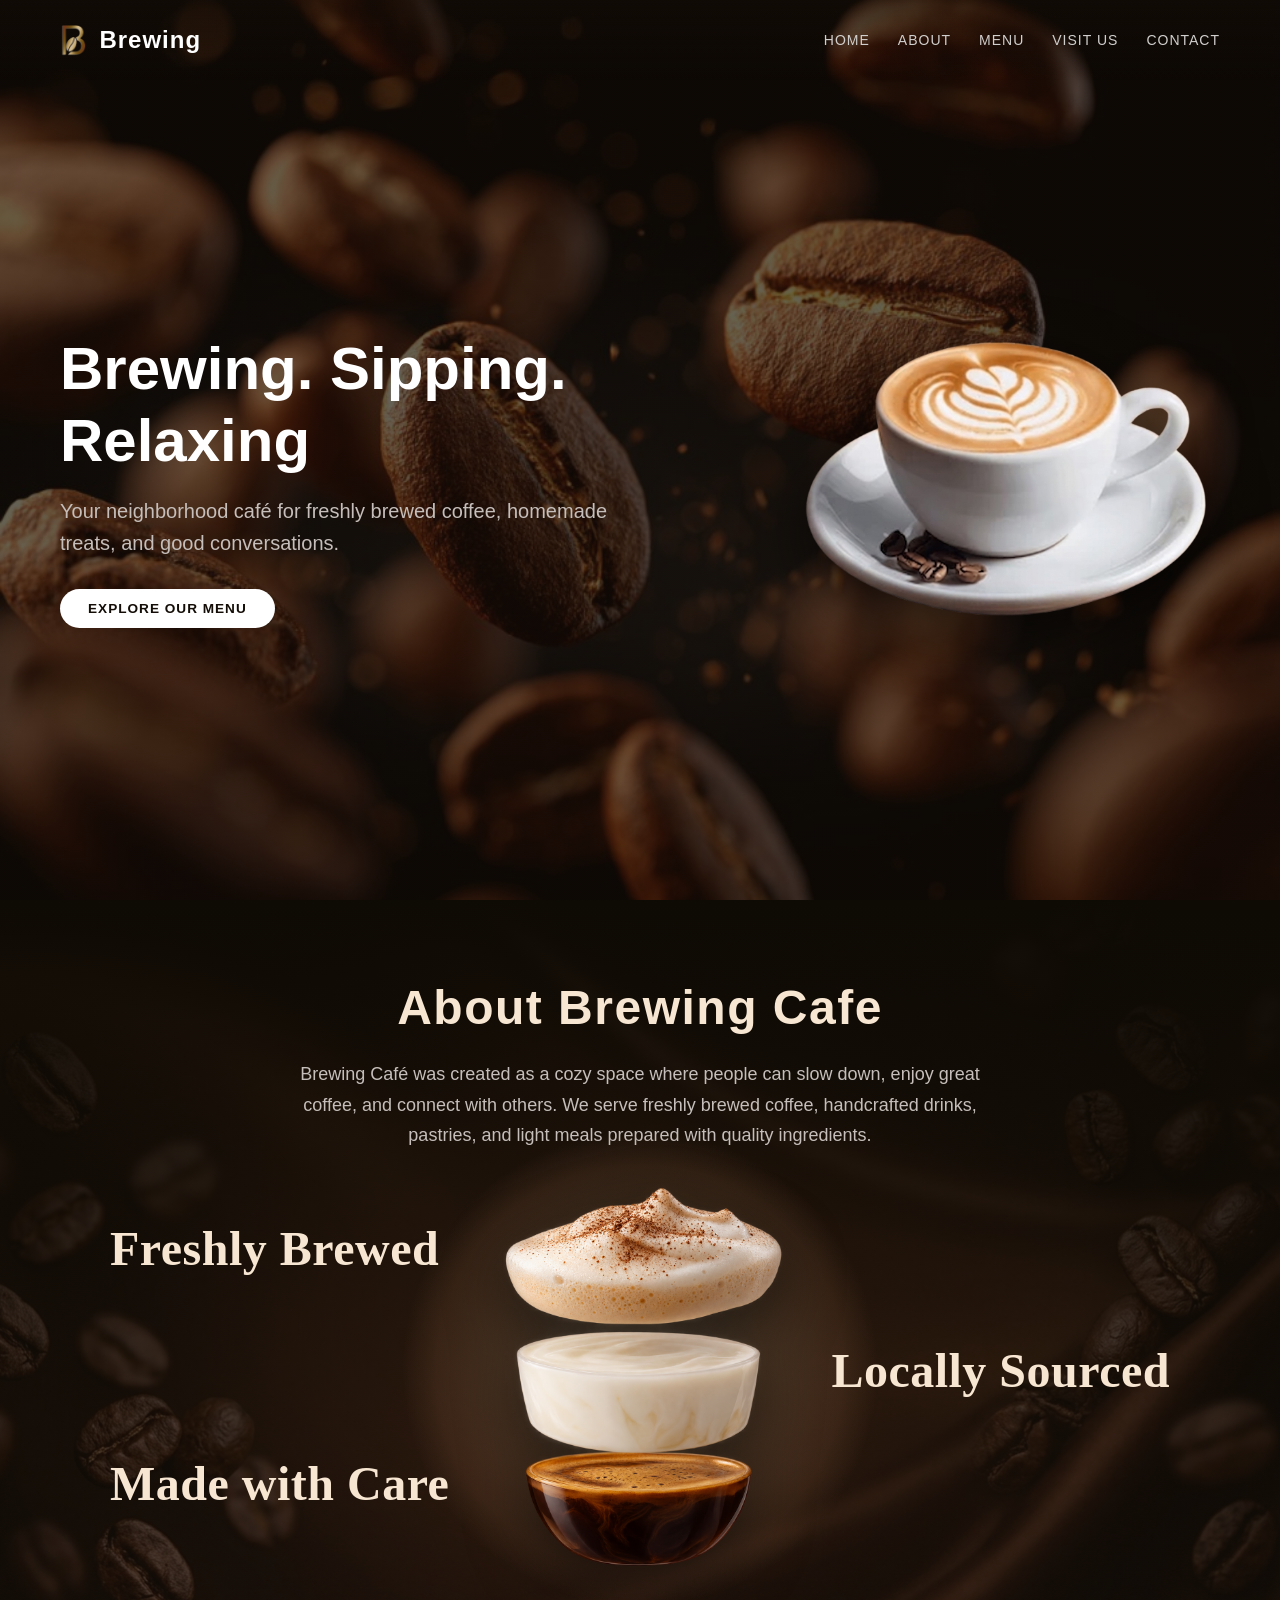
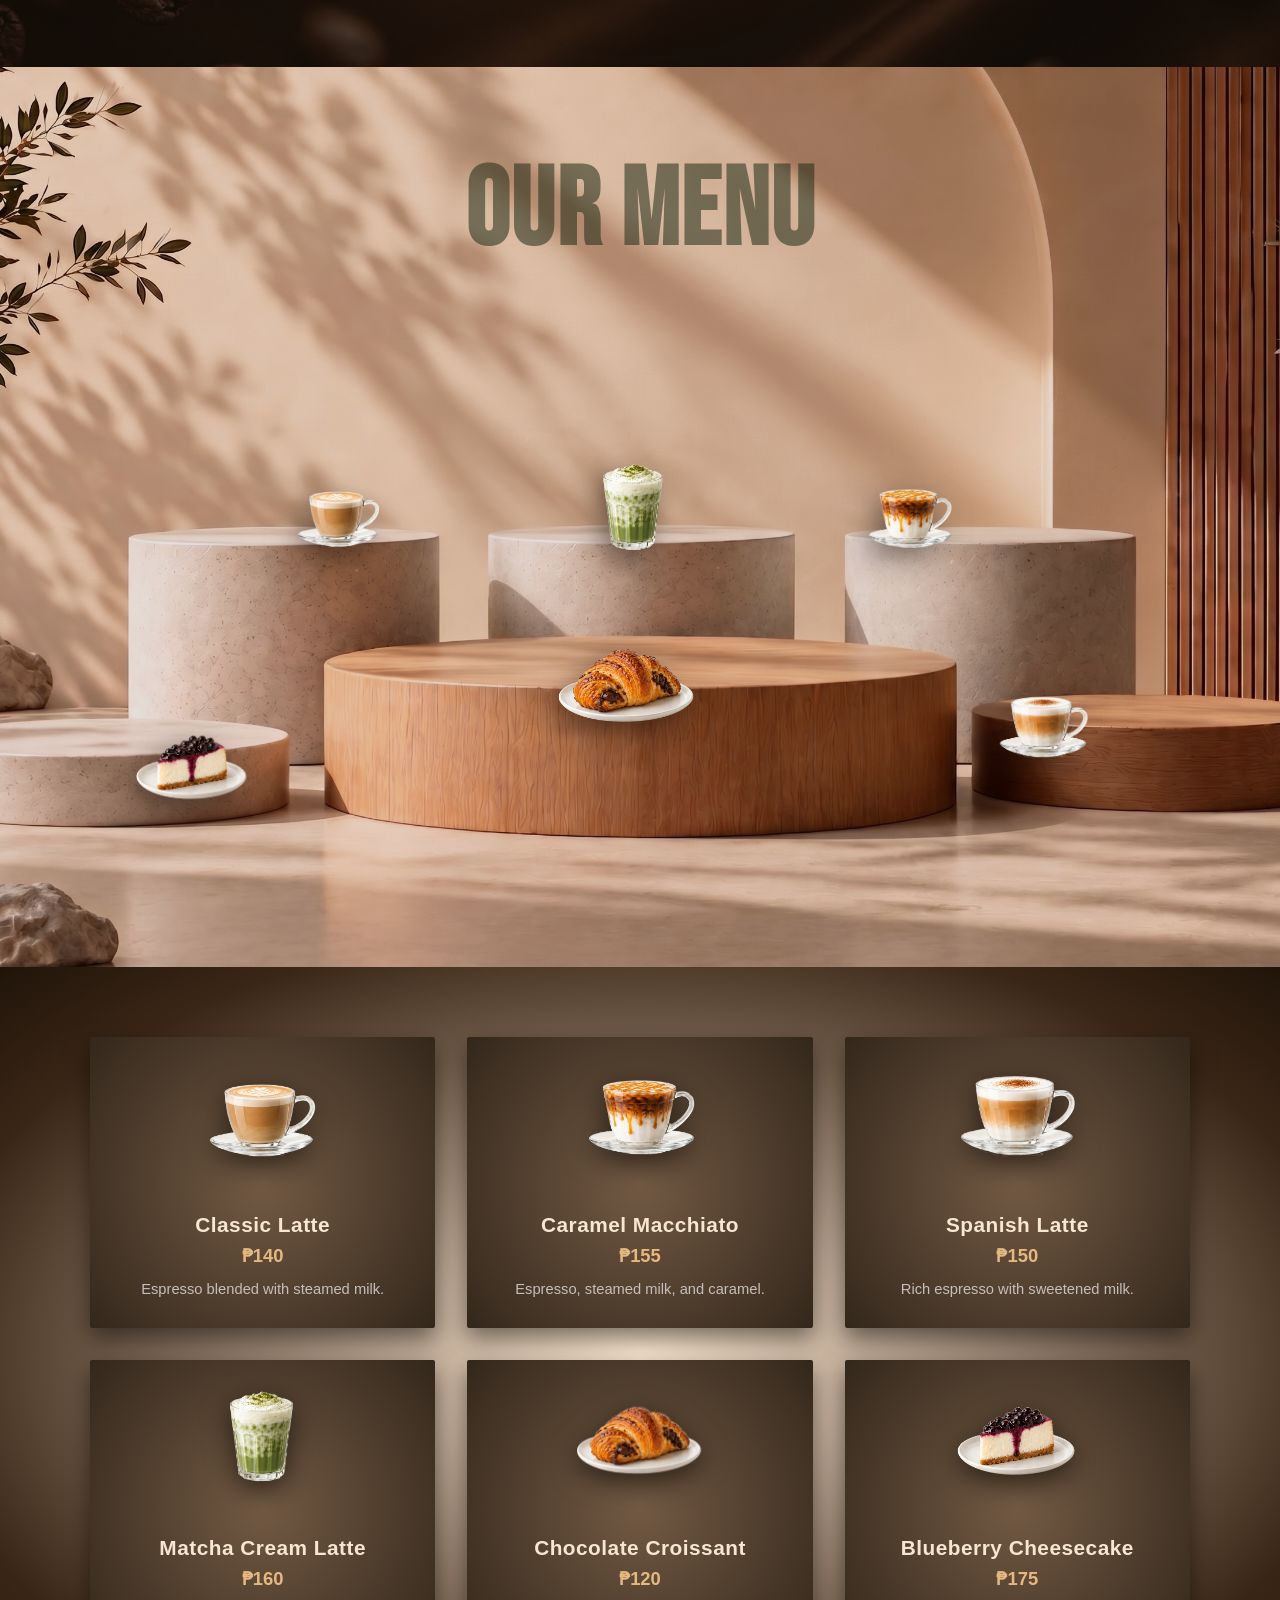
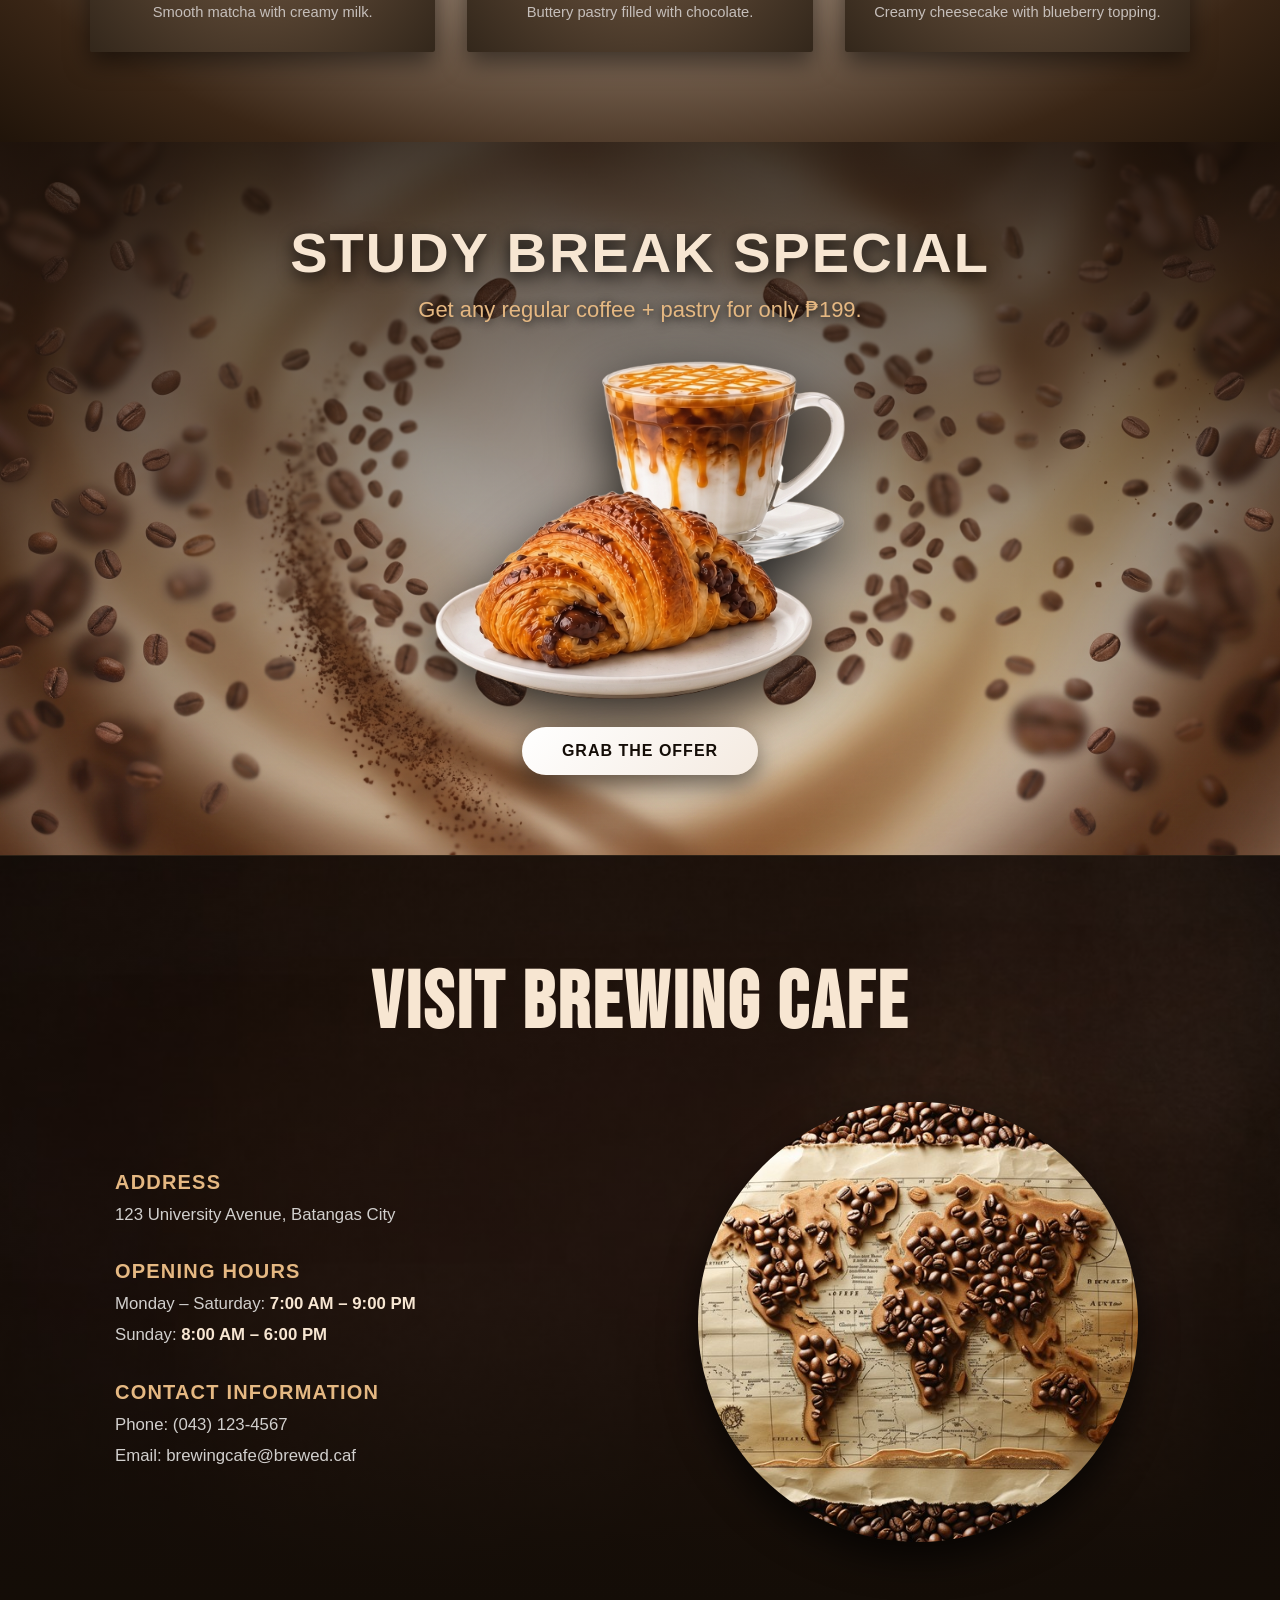
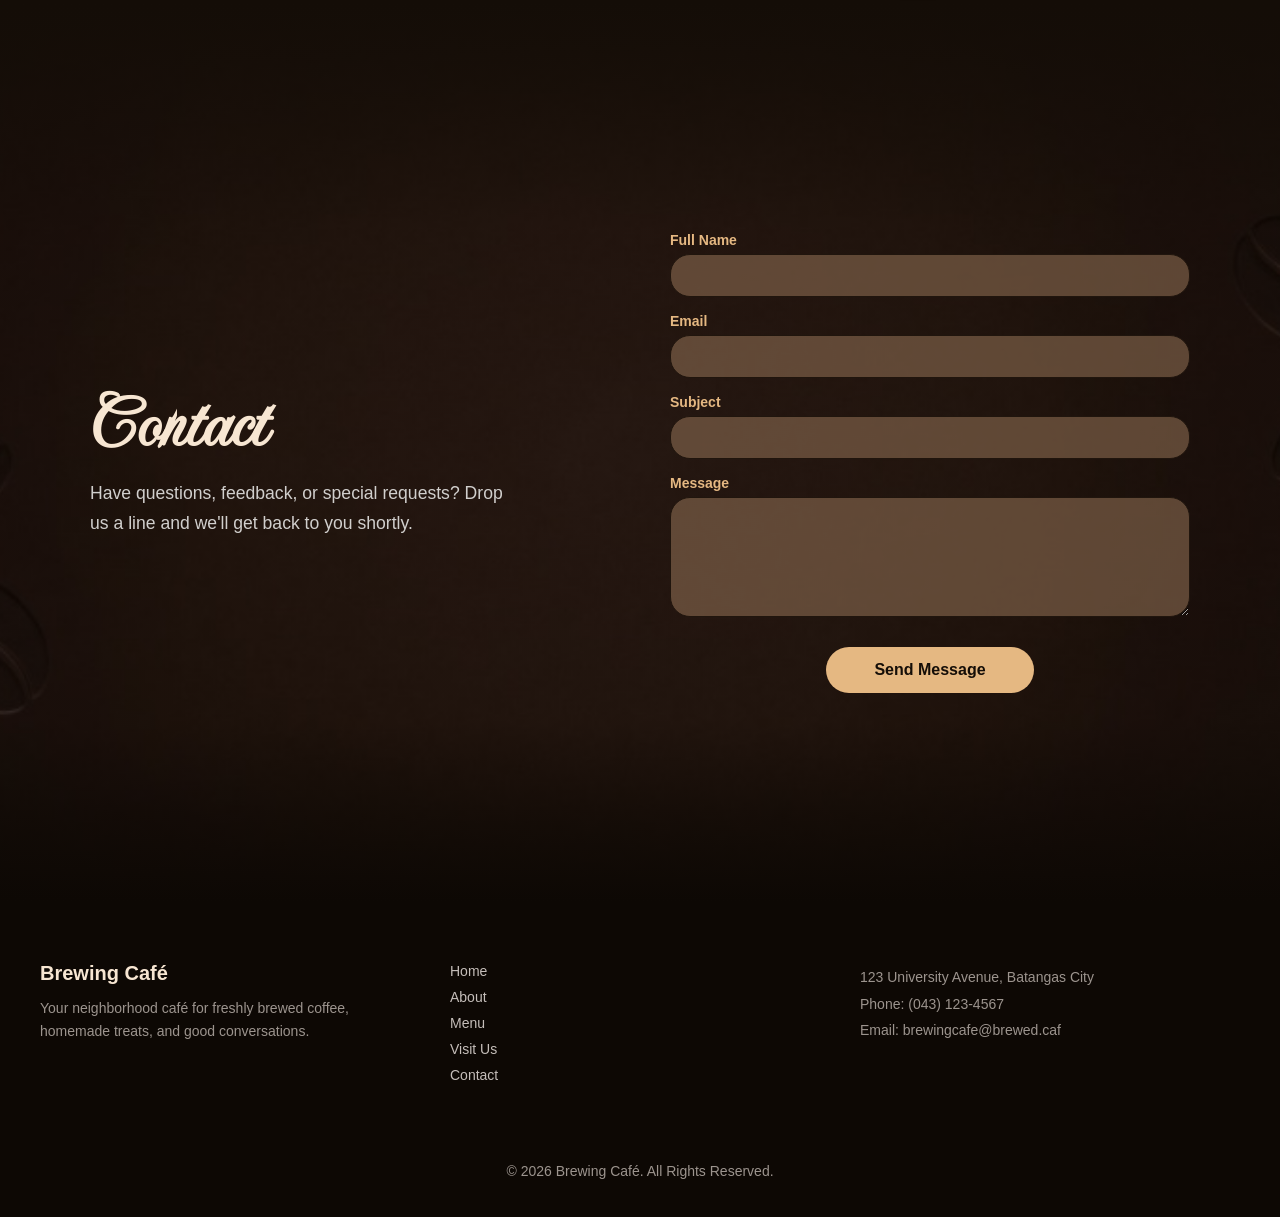
<file: index.html>
<!DOCTYPE html>
<html lang="en">

<head>
    <meta charset="UTF-8">
    <meta name="viewport" content="width=device-width, initial-scale=1.0">
    <title>Brewing</title>
    <link rel="stylesheet" href="css/style.css">
    <link rel="preconnect" href="https://fonts.googleapis.com">
    <link rel="preconnect" href="https://fonts.gstatic.com" crossorigin>
    <link href="https://fonts.googleapis.com/css2?family=Bebas+Neue&family=Imperial+Script&display=swap"
        rel="stylesheet">
    <link
        href="https://fonts.googleapis.com/css2?family=Bebas+Neue&family=Google+Sans:ital,opsz,wght@0,17..18,400..700;1,17..18,400..700&family=Imperial+Script&display=swap"
        rel="stylesheet">
</head>

<body>
    <header>
        <nav>
            <a href="#home">
                <img src="images/Brewing-Logo.png" alt="Brewing Logo">Brewing
            </a>
            <ul>
                <li><a href="#home">Home</a></li>
                <li><a href="#about">About</a></li>
                <li><a href="#menu">Menu</a></li>
                <li><a href="#visit-us">Visit Us</a></li>
                <li><a href="#contact">Contact</a></li>
            </ul>
        </nav>
    </header>

    <main>
        <section id="home">
            <div id="hero-content" class="hero-content">
                <h1>Brewing. Sipping. Relaxing</h1>
                <p>Your neighborhood café for freshly brewed coffee, homemade treats, and good conversations.</p>
                <a href="#menu">Explore Our Menu</a>
            </div>
            <img src="images/Coffe-main.png" alt="Brewing Café">
        </section>

        <section id="about">
            <h2>About Brewing Cafe</h2>
            <p>Brewing Café was created as a cozy space where people can slow down, enjoy great coffee, and connect with
                others. We serve freshly brewed coffee, handcrafted drinks, pastries, and light meals prepared with
                quality ingredients.</p>

            <div class="about-coffee">
                <img src="images/Coffee-layers.png" alt="About Brewing Cafe">
                <ul class="coffee-labels">
                    <li class="label1">Freshly Brewed</li>
                    <li class="label2">Locally Sourced</li>
                    <li class="label3">Made with Care</li>
                </ul>
            </div>
        </section>

        <section id="menu">
            <h2>Our Menu</h2>

            <div class="menu-stage">
                <div class="podium-item podium-cheesecake">
                    <img src="images/blueberry-chs.png" alt="Blueberry Cheesecake">
                    <div class="item-card">
                        <div class="card-header">
                            <h3>Blueberry Cheesecake</h3>
                            <span class="price">₱175</span>
                        </div>
                        <p class="desc">Creamy cheesecake with blueberry topping.</p>
                    </div>
                </div>

                <div class="podium-item podium-latte">
                    <img src="images/latte.png" alt="Classic Latte">
                    <div class="item-card">
                        <div class="card-header">
                            <h3>Classic Latte</h3>
                            <span class="price">₱140</span>
                        </div>
                        <p class="desc">Espresso blended with steamed milk.</p>
                    </div>
                </div>


                <div class="podium-item podium-matcha">
                    <img src="images/matcha-cl.png" alt="Matcha Cream Latte">
                    <div class="item-card">
                        <div class="card-header">
                            <h3>Matcha Cream Latte</h3>
                            <span class="price">₱160</span>
                        </div>
                        <p class="desc">Smooth matcha with creamy milk.</p>
                    </div>
                </div>


                <div class="podium-item podium-croissant">
                    <img src="images/choc-crs.png" alt="Chocolate Croissant">
                    <div class="item-card">
                        <div class="card-header">
                            <h3>Chocolate Croissant</h3>
                            <span class="price">₱120</span>
                        </div>
                        <p class="desc">Buttery pastry filled with chocolate.</p>
                    </div>
                </div>


                <div class="podium-item podium-macchiato card-left">
                    <img src="images/caramel-macc.png" alt="Caramel Macchiato">
                    <div class="item-card">
                        <div class="card-header">
                            <h3>Caramel Macchiato</h3>
                            <span class="price">₱155</span>
                        </div>
                        <p class="desc">Espresso, steamed milk, and caramel.</p>
                    </div>
                </div>

                <div class="podium-item podium-spanish card-left">
                    <img src="images/spanish-latte.png" alt="Spanish Latte">
                    <div class="item-card">
                        <div class="card-header">
                            <h3>Spanish Latte</h3>
                            <span class="price">₱150</span>
                        </div>
                        <p class="desc">Rich espresso with sweetened milk.</p>
                    </div>
                </div>
            </div>
        </section>

        <section id="menu-cards">
            <div class="menu-cards-grid">
                <article class="menu-card">
                    <img src="images/latte.png" alt="Classic Latte">
                    <h3>Classic Latte</h3>
                    <p class="menu-card-price">₱140</p>
                    <p class="menu-card-desc">Espresso blended with steamed milk.</p>
                </article>

                <article class="menu-card">
                    <img src="images/caramel-macc.png" alt="Caramel Macchiato">
                    <h3>Caramel Macchiato</h3>
                    <p class="menu-card-price">₱155</p>
                    <p class="menu-card-desc">Espresso, steamed milk, and caramel.</p>
                </article>

                <article class="menu-card">
                    <img src="images/spanish-latte.png" alt="Spanish Latte">
                    <h3>Spanish Latte</h3>
                    <p class="menu-card-price">₱150</p>
                    <p class="menu-card-desc">Rich espresso with sweetened milk.</p>
                </article>

                <article class="menu-card">
                    <img src="images/matcha-cl.png" alt="Matcha Cream Latte">
                    <h3>Matcha Cream Latte</h3>
                    <p class="menu-card-price">₱160</p>
                    <p class="menu-card-desc">Smooth matcha with creamy milk.</p>
                </article>

                <article class="menu-card">
                    <img src="images/choc-crs.png" alt="Chocolate Croissant">
                    <h3>Chocolate Croissant</h3>
                    <p class="menu-card-price">₱120</p>
                    <p class="menu-card-desc">Buttery pastry filled with chocolate.</p>
                </article>

                <article class="menu-card">
                    <img src="images/blueberry-chs.png" alt="Blueberry Cheesecake">
                    <h3>Blueberry Cheesecake</h3>
                    <p class="menu-card-price">₱175</p>
                    <p class="menu-card-desc">Creamy cheesecake with blueberry topping.</p>
                </article>
            </div>
        </section>

        <section id="special-offer">
            <h2>STUDY BREAK SPECIAL</h2>
            <p>Get any regular coffee + pastry for only ₱199.</p>
            <div class="special-visual">
                <img src="images/special-combo.png" alt="Study Break Special - Coffee and Croissant Combo">
            </div>
            <button type="button">Grab the Offer</button>
        </section>

        <section id="visit-us">
            <h2>Visit Brewing Cafe</h2>
            <div class="visit-container">
                <div class="visit-info">
                    <div class="visit-item">
                        <h3>Address</h3>
                        <p>123 University Avenue, Batangas City</p>
                    </div>
                    <div class="visit-item">
                        <h3>Opening Hours</h3>
                        <p>Monday – Saturday: <strong>7:00 AM – 9:00 PM</strong></p>
                        <p>Sunday: <strong>8:00 AM – 6:00 PM</strong></p>
                    </div>
                    <div class="visit-item">
                        <h3>Contact Information</h3>
                        <p>Phone: (043) 123-4567</p>
                        <p>Email: brewingcafe@brewed.caf</p>
                    </div>
                </div>
                <div class="visit-map">
                    <img src="images/location-map.png" alt="Brewing Cafe Location Map">
                </div>
            </div>
        </section>
        <section id="contact">
            <div class="contact-container">
                <div class="contact-info">
                    <h2>Contact</h2>
                    <p>Have questions, feedback, or special requests? Drop us a line and we'll get back to you shortly.
                    </p>
                </div>
                <form action="#" method="post">
                    <div>
                        <label for="name">Full Name</label>
                        <input type="text" id="name" name="name" required>
                    </div>
                    <div>
                        <label for="email">Email</label>
                        <input type="email" id="email" name="email" required>
                    </div>
                    <div>
                        <label for="subject">Subject</label>
                        <input type="text" id="subject" name="subject" required>
                    </div>
                    <div>
                        <label for="message">Message</label>
                        <textarea id="message" name="message" required></textarea>
                    </div>
                    <button type="submit">Send Message</button>
                </form>
            </div>
        </section>
    </main>

    <footer>
        <div>
            <h3>Brewing Café</h3>
            <p>Your neighborhood café for freshly brewed coffee, homemade treats, and good conversations.</p>
        </div>
        <div>
            <ul>
                <li><a href="#home">Home</a></li>
                <li><a href="#about">About</a></li>
                <li><a href="#menu">Menu</a></li>
                <li><a href="#visit-us">Visit Us</a></li>
                <li><a href="#contact">Contact</a></li>
            </ul>
        </div>
        <div>
            <p>123 University Avenue, Batangas City</p>
            <p>Phone: (043) 123-4567</p>
            <p>Email: brewingcafe@brewed.caf</p>
        </div>
        <div>
            <p>© 2026 Brewing Café. All Rights Reserved.</p>
        </div>
    </footer>
</body>

</html>
</file>
<file: css/style.css>
html {
    scroll-behavior: smooth;
    overflow-x: hidden;
}

* {
    margin: 0;
    padding: 0;
    box-sizing: border-box;
}

body {
    font-family: 'Segoe UI', 'Arial', sans-serif;
    background-color: #140d07;
    color: #ffffff;
    overflow-x: hidden;
    width: 100%;
}

img {
    max-width: 100%;
    height: auto;
}


header {
    position: fixed;
    top: 0;
    left: 0;
    width: 100%;
    z-index: 10;
    background: linear-gradient(to bottom, rgba(20, 13, 7, 0.5), transparent);
    padding: 24px 60px;
}


nav {
    display: flex;
    justify-content: space-between;
    align-items: center;
}

nav>a {
    display: flex;
    align-items: center;
    gap: 12px;
    color: #ffffff;
    text-decoration: none;
    font-size: 24px;
    font-weight: 700;
    letter-spacing: 1px;
}

nav>a img {
    height: 32px;
    width: auto;
    object-fit: contain;

}

nav ul {
    display: flex;
    list-style: none;
    gap: 28px;
}

nav li a {
    color: #d1cfcd;
    text-decoration: none;
    font-size: 14px;
    text-transform: uppercase;
    letter-spacing: 1px;
    transition: color 0.3s ease;
}

nav ul li a:hover {
    color: #ffffff;
}



main {
    width: 100%;
}

section#home {
    min-height: 100vh;
    display: flex;
    justify-content: space-between;
    align-items: center;
    padding: 120px 60px 60px 60px;
    gap: 40px;
    background-image: linear-gradient(rgba(20, 13, 7, 0.65), rgba(20, 13, 7, 0.65)), url('../images/hero-bg.jpg');
    background-size: cover;
    background-position: center;
    background-repeat: no-repeat;
}

#hero-content,
.hero-content {
    max-width: 550px;
    width: 100%;
    box-sizing: border-box;
}

section#home h1 {
    font-size: 60px;
    font-weight: 800;
    line-height: 1.2;
    color: #ffffff;
    margin-bottom: 18px;
    overflow-wrap: break-word;
    word-break: normal;
}

section#home p {
    font-size: 20px;
    line-height: 1.6;
    color: #c5beba;
    margin-bottom: 30px;
}

section#home a {
    display: inline-block;
    background-color: #ffffff;
    color: #140d07;
    text-decoration: none;
    font-size: 0.85rem;
    font-weight: 700;
    text-transform: uppercase;
    letter-spacing: 1px;
    padding: 12px 28px;
    border-radius: 30px;
    transition: background-color 0.3s ease, transform 0.2s ease;
}

section#home a:hover {
    background-color: #e5d5c5;
    transform: translateY(-2px);
}

section#home img {
    max-width: 420px;
    width: 100%;
    height: auto;
    object-fit: contain;
    filter: drop-shadow(0 20px 30px rgba(0, 0, 0, 0.6));
}


#about {
    padding: 80px 60px;
    background-image: linear-gradient(rgb(14, 10, 4), rgba(26, 18, 11, 0.625)), url('../images/About-bg.jpg');
    background-size: cover;
    background-position: center;
    background-repeat: no-repeat;
}

#about h2 {
    font-size: 48px;
    font-weight: 700;
    color: #f7e6d2;
    letter-spacing: 1.5px;
    margin-bottom: 24px;
    text-align: center;
}

#about p {
    font-size: 18px;
    line-height: 1.7;
    color: #c5beba;
    margin-bottom: 0px;
    text-align: center;
    max-width: 700px;
    margin-left: auto;
    margin-right: auto;
}

.about-coffee {
    position: relative;
    max-width: 760px;
    margin: 0 auto 0;
    display: flex;
    justify-content: center;
    align-items: center;
}

.about-coffee::before {
    content: "";
    position: absolute;
    width: 480px;
    height: 480px;
    border-radius: 50%;
    background: radial-gradient(circle, rgba(197, 168, 128, 0.293) 15%, rgba(155, 106, 74, 0.17) 60%, transparent 70%);
    pointer-events: none;
    z-index: 0;
}

.about-coffee img {
    max-width: 420px;
    width: 100%;
    height: auto;
    object-fit: contain;
    filter: drop-shadow(0 20px 30px rgba(0, 0, 0, 0.6));
    display: block;
}

.about-coffee ul.coffee-labels {
    font-family: 'Agbalumo';
    list-style: none;
    padding: 0;
    margin: 0;
}

.about-coffee .coffee-labels li {
    position: absolute;
    font-size: 3rem;
    font-weight: 600;
    color: #f7e6d2;
    letter-spacing: .5px;
    white-space: nowrap;
    display: flex;
    align-items: center;
    gap: 12px;
}

.about-coffee .coffee-labels .label1 {
    top: 16%;
    left: -150px;
    text-align: right;
}

.about-coffee .coffee-labels .label2 {
    top: 44%;
    right: -150px;
    text-align: left;
}

.about-coffee .coffee-labels .label3 {
    top: 70%;
    left: -150px;
    text-align: right;
}

#menu {
    position: relative;
    padding: 80px 60px;
    background-image: linear-gradient(rgba(20, 13, 7, 0.111), rgba(20, 13, 7, 0.1)), url('../images/menu-bg.jpg');
    background-size: cover;
    background-position: center;
    background-repeat: no-repeat;
    min-height: 100vh;
    display: flex;
    flex-direction: column;
    align-items: center;
    overflow: hidden;
}

#menu h2 {
    font-family: "Bebas Neue";
    font-size: clamp(60px, 8.5vw, 120px);
    font-weight: 700;
    color: #202c178c;
    letter-spacing: 1.5px;
    margin-bottom: 24px;

    text-align: center;
    position: relative;
    z-index: 0;
}

.menu-stage {
    position: absolute;
    top: 50%;
    left: 50%;
    transform: translate(-50%, -50%);
    width: 100%;
    height: 100%;
    pointer-events: none;
}

.podium-item {
    position: absolute;
    transform: translateX(-50%);
    display: flex;
    flex-direction: column;
    align-items: center;
    cursor: pointer;
    pointer-events: auto;
    transition: transform 0.3s cubic-bezier(0.16, 1, 0.3, 1), z-index 0s;
}

.podium-item img {
    width: 100%;
    height: auto;
    display: block;
    object-fit: contain;
    filter: drop-shadow(-8px 10px 14px rgba(25, 14, 8, 0.5));
    transition: transform 0.35s cubic-bezier(0.16, 1, 0.3, 1), filter 0.35s ease;
}

.podium-item:hover {
    z-index: 50 !important;
}

.podium-item:hover img {
    transform: translateY(-8px) scale(1.05);
    filter: drop-shadow(-12px 18px 22px rgba(25, 14, 8, 0.7));
}

.podium-item .item-card {
    position: absolute;
    top: 30%;
    left: calc(100% + 14px);
    transform: translateY(-50%) translateX(-10px);
    width: max-content;
    min-width: 170px;
    max-width: 220px;
    background: rgba(20, 13, 7, 0.9);
    backdrop-filter: blur(12px);
    -webkit-backdrop-filter: blur(12px);
    border: none;
    border-radius: 4px;
    padding: 10px 14px;
    box-shadow: 0 12px 28px rgba(0, 0, 0, 0.7);
    text-align: left;
    z-index: 100;

    opacity: 0;
    visibility: hidden;
    pointer-events: none;
    transition: opacity 0.35s ease, transform 0.35s cubic-bezier(0.16, 1, 0.3, 1), visibility 0.35s;
}


.podium-item.card-left .item-card {
    left: auto;
    right: calc(100% + 14px);
    transform: translateY(-50%) translateX(10px);
}

.podium-item:hover .item-card {
    opacity: 1;
    visibility: visible;
    pointer-events: auto;
    transform: translateY(-60%) translateX(0);
}

.item-card .card-header {
    display: flex;
    justify-content: space-between;
    align-items: baseline;
    gap: 10px;
    margin-bottom: 4px;
}

.item-card h3 {
    font-size: 0.92rem;
    font-weight: 700;
    color: #f7e6d2;
    margin: 0;
    line-height: 1.2;
    font-family: 'Segoe UI', sans-serif;
    letter-spacing: 0.3px;
    white-space: nowrap;
}

.item-card .price {
    font-size: 0.92rem;
    font-weight: 800;
    color: #e5b882;
    white-space: nowrap;
}

.item-card .desc {
    font-size: 0.76rem;
    color: #c5beba;
    line-height: 1.35;
    margin: 0;
}

.podium-cheesecake {
    left: 15%;
    bottom: 15%;
    width: clamp(75px, 9.5vw, 150px);
    z-index: 6;
}

.podium-latte {
    left: 26.5%;
    bottom: 44%;
    width: clamp(60px, 7.8vw, 120px);
    z-index: 3;
}

.podium-matcha {
    left: 49.5%;
    bottom: 42.5%;
    width: clamp(55px, 7.2vw, 110px);
    z-index: 2;
}

.podium-croissant {
    left: 49%;
    bottom: 23%;
    width: clamp(80px, 11vw, 170px);
    z-index: 5;
}

.podium-macchiato {
    left: 71%;
    bottom: 43.5%;
    width: clamp(65px, 8vw, 125px);
    z-index: 3;
}

.podium-spanish {
    left: 81.5%;
    bottom: 20%;
    width: clamp(60px, 7.8vw, 120px);
    z-index: 6;
}

#menu-cards {
    padding: 70px 40px 90px;
    background: radial-gradient(#ffe9d3 0%, #3a2616 80%, #29190b91 100%);
    display: flex;
    justify-content: center;
    align-items: center;
    position: relative;
    z-index: 1;
}

.menu-cards-grid {
    display: grid;
    grid-template-columns: repeat(3, 1fr);
    gap: 32px;
    max-width: 1100px;
    width: 100%;
}

.menu-card {
    background: radial-gradient(circle, #735a44, #33271b);
    border-radius: 2px;
    padding: 28px 22px;
    display: flex;
    flex-direction: column;
    align-items: center;
    text-align: center;
    box-shadow: 0 10px 25px rgba(0, 0, 0, 0.5);
    transition: transform 0.3s ease, border-color 0.3s ease, box-shadow 0.3s ease;
}

.menu-card:hover {
    transform: translateY(-6px);
    border-color: #8c6239;
    box-shadow: 0 16px 32px rgba(0, 0, 0, 0.7);
}

.menu-card img {
    width: 130px;
    height: 130px;
    object-fit: contain;
    margin-bottom: 18px;
    filter: drop-shadow(0 8px 14px rgba(0, 0, 0, 0.6));
    transition: transform 0.3s ease;
}

.menu-card:hover img {
    transform: scale(1.06);
}

.menu-card h3 {
    font-size: 1.3rem;
    font-weight: 700;
    color: #f7e6d2;
    margin-bottom: 8px;
    letter-spacing: 0.5px;
}

.menu-card .menu-card-price {
    font-size: 1.15rem;
    font-weight: 800;
    color: #e5b882;
    margin-bottom: 12px;
}

.menu-card .menu-card-desc {
    font-size: 0.92rem;
    color: #c5beba;
    line-height: 1.45;
    margin: 0;
}


#special-offer {
    min-height: 70vh;
    display: flex;
    flex-direction: column;
    justify-content: center;
    align-items: center;
    text-align: center;
    padding: 80px 30px;
    background-image: linear-gradient(rgba(20, 13, 7, 0.76), rgba(20, 13, 7, 0)), url('../images/special-bg.jpg');
    background-size: cover;
    background-position: center;
    background-repeat: no-repeat;
    position: relative;
    overflow: hidden;
}

#special-offer h2 {
    font-size: clamp(36px, 4.5vw, 56px);
    font-weight: 800;
    color: #f7e6d2;
    letter-spacing: 2px;
    line-height: 1.1;
    margin-bottom: 12px;
    text-shadow: 0 4px 15px rgba(0, 0, 0, 0.8);
    z-index: 2;
}

#special-offer p {
    font-size: clamp(17px, 2vw, 22px);
    color: #e5b882;
    margin-bottom: 20px;
    max-width: 600px;
    line-height: 1.4;
    text-shadow: 0 2px 10px rgba(0, 0, 0, 0.85);
    z-index: 2;
}

.special-visual {
    display: flex;
    justify-content: center;
    align-items: center;
    width: 100%;
    margin: 15px auto 28px;
    z-index: 2;
}

.special-visual img {
    max-width: clamp(260px, 32vw, 420px);
    width: 100%;
    height: auto;
    object-fit: contain;
    display: block;
    margin: 0 auto;
    filter: drop-shadow(0 20px 28px rgba(0, 0, 0, 0.8));
    transition: transform 0.4s cubic-bezier(0.2, 0.8, 0.2, 1), filter 0.4s ease;
}

.special-visual img:hover {
    transform: scale(1.05) translateY(-6px);
    filter: drop-shadow(0 28px 36px rgba(0, 0, 0, 0.95));
}

#special-offer button {
    display: inline-block;
    background: linear-gradient(135deg, #ffffff 0%, #f4eae0 100%);
    color: #140d07;
    font-size: 1rem;
    font-weight: 700;
    text-transform: uppercase;
    letter-spacing: 1px;
    padding: 15px 40px;
    border: none;
    border-radius: 30px;
    cursor: pointer;
    box-shadow: 0 10px 25px rgba(0, 0, 0, 0.5);
    transition: background-color 0.3s ease, transform 0.2s ease, box-shadow 0.2s ease;
    z-index: 2;
}

#special-offer button:hover {
    background: #e5b882;
    color: #140d07;
    transform: translateY(-3px);
    box-shadow: 0 14px 30px rgba(0, 0, 0, 0.65);
}

#visit-us {
    padding: 100px 40px 60px;
    background-image: linear-gradient(to bottom, rgba(20, 13, 7, 0.45) 0%, rgba(20, 13, 7, 0.55) 60%, rgba(20, 13, 7, 1) 100%), url('../images/visit-bg.jpg');
    background-size: cover;
    background-position: center;
    background-repeat: no-repeat;
    border-top: 1px solid rgba(229, 184, 130, 0.12);
}

#visit-us h2 {
    font-family: "Bebas Neue", sans-serif;
    font-size: 80px;
    color: #f7e6d2;
    letter-spacing: 3px;
    text-transform: uppercase;
    text-align: center;
    margin-bottom: 50px;
}

.visit-container {
    display: flex;
    justify-content: space-between;
    align-items: center;
    max-width: 1050px;
    margin: 0 auto;
    gap: clamp(30px, 5vw, 60px);
}

.visit-info {
    flex: 1;
    display: flex;
    flex-direction: column;
    gap: 28px;
    text-align: left;
}

.visit-item h3 {
    font-size: 1.25rem;
    font-weight: 700;
    color: #e5b882;
    letter-spacing: 1.2px;
    text-transform: uppercase;
    margin-bottom: 8px;
}

.visit-item p {
    font-size: 1.05rem;
    color: #d1cfcd;
    line-height: 1.6;
    margin: 4px 0;
}

.visit-item p strong {
    color: #f7e6d2;
}

.visit-map {
    flex: 1;
    display: flex;
    justify-content: center;
    align-items: center;
}

.visit-map img {
    max-width: 440px;
    width: 100%;
    height: auto;
    border-radius: 500px;
    box-shadow: 0 16px 36px rgba(0, 0, 0, 0.7);
    object-fit: cover;
    transition: transform 0.3s ease, border-color 0.3s ease, box-shadow 0.3s ease;
}

.visit-map img:hover {
    transform: scale(1.02);
    border-color: #e5b882;
    box-shadow: 0 20px 42px rgba(0, 0, 0, 0.85);
}



#contact {
    min-height: 100vh;
    display: flex;
    flex-direction: column;
    justify-content: center;
    align-items: center;
    padding: 100px 40px 80px;
    background-image: linear-gradient(to bottom, rgba(20, 13, 7, 1) 0%, rgba(20, 13, 7, 0.45) 25%, rgba(20, 13, 7, 0.45) 80%, rgba(13, 8, 4, 1) 100%), url('../images/contact-bg.jpg');
    background-size: cover;
    background-position: center;
    background-repeat: no-repeat;
    position: relative;
    box-sizing: border-box;
}

.contact-container {
    display: flex;
    justify-content: space-between;
    align-items: center;
    max-width: 1100px;
    width: 100%;
    margin: 0 auto;
    gap: clamp(40px, 5vw, 80px);
}

.contact-info {
    flex: 1;
    text-align: left;
}

.contact-info h2 {
    font-family: "Imperial Script", cursive;
    font-size: clamp(70px, 6vw, 95px);
    color: #f7e6d2;
    margin-bottom: 16px;
    line-height: 1;
}

.contact-info p {
    font-size: 1.1rem;
    color: #d1cfcd;
    line-height: 1.7;
    max-width: 420px;
}

#contact form {
    flex: 1.2;
    width: 100%;
    max-width: 520px;
    display: flex;
    flex-direction: column;
    gap: 16px;
    text-align: left;
}

#contact form label {
    display: block;
    font-size: 14px;
    font-weight: 600;
    color: #e5b882;
    margin-bottom: 6px;
}

#contact form input,
#contact form textarea {
    width: 100%;
    padding: 12px 16px;
    background-color: #83644ca7;
    border: 1px solid #20150d;
    border-radius: 20px;
    color: #ffffff;
    font-size: 15px;
    outline: none;
    font-family: inherit;
    transition: border-color 0.2s ease;
}

#contact form input:focus,
#contact form textarea:focus {
    border-color: #e5b882;
}

#contact form textarea {
    height: 120px;
    resize: vertical;
}

#contact form button {
    align-self: center;
    padding: 14px 48px;
    background-color: #e5b882;
    color: #140d07;
    font-size: 16px;
    font-weight: 700;
    border: none;
    border-radius: 25px;
    cursor: pointer;
    margin-top: 10px;
    transition: background-color 0.2s ease, transform 0.2s ease;
}

#contact form button:hover {
    background-color: #f2cca2;
    transform: translateY(-2px);
}

footer {
    background-color: #0d0804;

    padding: 60px 40px 30px;
    display: flex;
    flex-wrap: wrap;
    justify-content: space-between;
    gap: 30px;
}

footer>div {
    flex: 1 1 200px;
}

footer h3 {
    font-size: 20px;
    color: #f7e6d2;
    margin-bottom: 12px;
}

footer p {
    font-size: 14px;
    color: #9c948e;
    line-height: 1.6;
    margin: 4px 0;
}

footer ul {
    list-style: none;
    padding: 0;
    margin: 0;
}

footer ul li {
    margin-bottom: 8px;
}

footer ul li a {
    color: #c5beba;
    text-decoration: none;
    font-size: 14px;
    transition: color 0.2s ease;
}

footer ul li a:hover {
    color: #e5b882;
}

footer>div:last-child {
    flex-basis: 100%;
    text-align: center;
    padding-top: 24px;
    margin-top: 10px;
}

@media (max-width: 1024px) {
    header {
        padding: 16px 28px;
    }

    nav {
        gap: 12px;
    }

    nav>a {
        font-size: 20px;
    }

    nav ul {
        gap: 18px;
    }

    nav li a {
        font-size: 13px;
        letter-spacing: 0.5px;
    }

    section#home {
        flex-direction: column;
        text-align: center;
        justify-content: center;
        padding: 130px 24px 60px;
        gap: 32px;
        min-height: auto;
        box-sizing: border-box;
    }

    #hero-content,
    .hero-content {
        max-width: 600px;
        width: 100%;
        margin: 0 auto;
        padding: 0 16px;
        box-sizing: border-box;
    }

    section#home h1 {
        font-size: clamp(34px, 5.5vw, 46px);
        line-height: 1.25;
    }

    section#home p {
        font-size: 18px;
        line-height: 1.6;
    }

    section#home img {
        max-width: 360px;
        width: 100%;
        margin: 0 auto;
    }

    #about {
        padding: 70px 24px;
        overflow: hidden;
    }

    .about-coffee {
        max-width: 620px;
        width: 100%;
        margin: 20px auto 0;
        position: relative;
    }

    .about-coffee img {
        max-width: 280px;
        width: 100%;
    }

    .about-coffee::before {
        width: 320px;
        height: 320px;
    }

    .about-coffee .coffee-labels li {
        font-size: clamp(1.15rem, 2.3vw, 1.55rem);
        white-space: nowrap;
    }

    .about-coffee .coffee-labels .label1 {
        left: 0;
        top: 18%;
    }

    .about-coffee .coffee-labels .label2 {
        right: 0;
        top: 44%;
    }

    .about-coffee .coffee-labels .label3 {
        left: 0;
        top: 70%;
    }

    #menu {
        min-height: unset;
        height: auto;
        aspect-ratio: 16 / 9;
        width: 100%;
        padding: 20px 16px 0;
        background-size: cover;
        background-position: center;
        box-sizing: border-box;
        position: relative;
        overflow: hidden;
    }

    #menu h2 {
        font-size: clamp(34px, 5.5vw, 55px);
        margin-bottom: 0;
    }

    .podium-cheesecake {
        left: 15%;
        bottom: 14%;
        width: clamp(42px, 8.5vw, 95px);
    }

    .podium-latte {
        left: 26.5%;
        bottom: 43%;
        width: clamp(34px, 7vw, 80px);
    }

    .podium-matcha {
        left: 49.5%;
        bottom: 39%;
        width: clamp(30px, 6.5vw, 75px);
    }

    .podium-croissant {
        left: 49%;
        bottom: 22%;
        width: clamp(48px, 9.8vw, 115px);
    }

    .podium-macchiato {
        left: 71%;
        bottom: 35%;
        width: clamp(36px, 7.2vw, 84px);
    }

    .podium-spanish {
        left: 81.5%;
        bottom: 19%;
        width: clamp(34px, 7vw, 80px);
    }

    .menu-cards-grid {
        grid-template-columns: repeat(2, 1fr);
        gap: 24px;
        max-width: 720px;
    }

    #special-offer {
        padding: 70px 30px;
    }

    .special-visual img {
        max-width: 320px;
    }

    #visit-us {
        padding: 80px 30px;
    }

    .visit-container {
        flex-direction: column;
        text-align: center;
        gap: 36px;
    }

    .visit-info {
        text-align: center;
    }

    .visit-map img {
        max-width: 320px;
    }

    #contact {
        min-height: 100vh;
        padding: 90px 30px 80px;
        box-sizing: border-box;
    }

    .contact-container {
        flex-direction: column;
        text-align: center;
        gap: 30px;
    }

    .contact-info {
        text-align: center;
    }

    .contact-info h2 {
        text-align: center;
        font-size: 75px;
    }

    .contact-info p {
        margin: 0 auto;
    }

    #contact form {
        margin: 0 auto;
        width: 100%;
        max-width: 500px;
    }

    #contact form button {
        align-self: center;
    }

    footer {
        padding: 50px 30px 25px;
        gap: 25px;
    }
}

@media (max-width: 600px) {
    header {
        padding: 14px 18px;
    }

    nav {
        flex-direction: column;
        gap: 10px;
    }

    nav ul {
        gap: 14px;
        flex-wrap: wrap;
        justify-content: center;
    }

    section#home {
        padding: 130px 16px 50px;
        box-sizing: border-box;
        overflow-x: hidden;
    }

    #hero-content,
    .hero-content {
        max-width: 100%;
        width: 100%;
        margin: 0 auto;
        padding: 0 16px;
        box-sizing: border-box;
    }

    section#home h1 {
        font-size: clamp(22px, 6.5vw, 32px);
        line-height: 1.25;
        margin-bottom: 14px;
        word-break: normal;
        overflow-wrap: break-word;
    }

    section#home p {
        font-size: 15px;
        line-height: 1.55;
        padding: 0 4px;
        margin-bottom: 24px;
    }

    section#home img {
        max-width: 280px;
        width: 100%;
    }

    .about-coffee {
        max-width: 100%;
    }

    .about-coffee img {
        max-width: 240px;
    }

    .about-coffee::before {
        width: 260px;
        height: 260px;
    }

    .about-coffee ul.coffee-labels {
        position: static;
        display: flex;
        flex-direction: column;
        align-items: center;
        gap: 8px;
        margin-top: 16px;
    }

    .about-coffee .coffee-labels li {
        position: static;
        font-size: 1.3rem;
        text-align: center;
    }

    #menu {
        min-height: unset;
        height: auto;
        aspect-ratio: 16 / 9;
        width: 100%;
        padding: 12px 6px 0;
        background-size: 100% 100%;
        background-position: center;
        box-sizing: border-box;
    }

    #menu h2 {
        font-size: clamp(20px, 5.5vw, 30px);
        margin-bottom: 0;
    }

    .podium-cheesecake {
        width: clamp(28px, 11vw, 52px);
    }

    .podium-latte {
        width: clamp(22px, 8.5vw, 40px);
    }

    .podium-matcha {
        width: clamp(20px, 8vw, 38px);
    }

    .podium-croissant {
        width: clamp(32px, 13vw, 60px);
    }

    .podium-macchiato {
        width: clamp(22px, 9vw, 42px);
    }

    .podium-spanish {
        width: clamp(22px, 8.5vw, 40px);
    }

    .podium-item .item-card {
        display: none;
    }

    #menu-cards {
        padding: 40px 20px 60px;
    }

    .menu-cards-grid {
        grid-template-columns: 1fr;
        gap: 20px;
    }

    .special-visual img {
        max-width: 250px;
    }

    .visit-map img {
        max-width: 260px;
    }

    #contact {
        min-height: 100vh;
        padding: 90px 20px 60px;
        box-sizing: border-box;
    }

    #contact form button {
        width: 100%;
    }

    footer>div {
        flex: 1 1 100%;
        text-align: center;
    }
}
</file>
